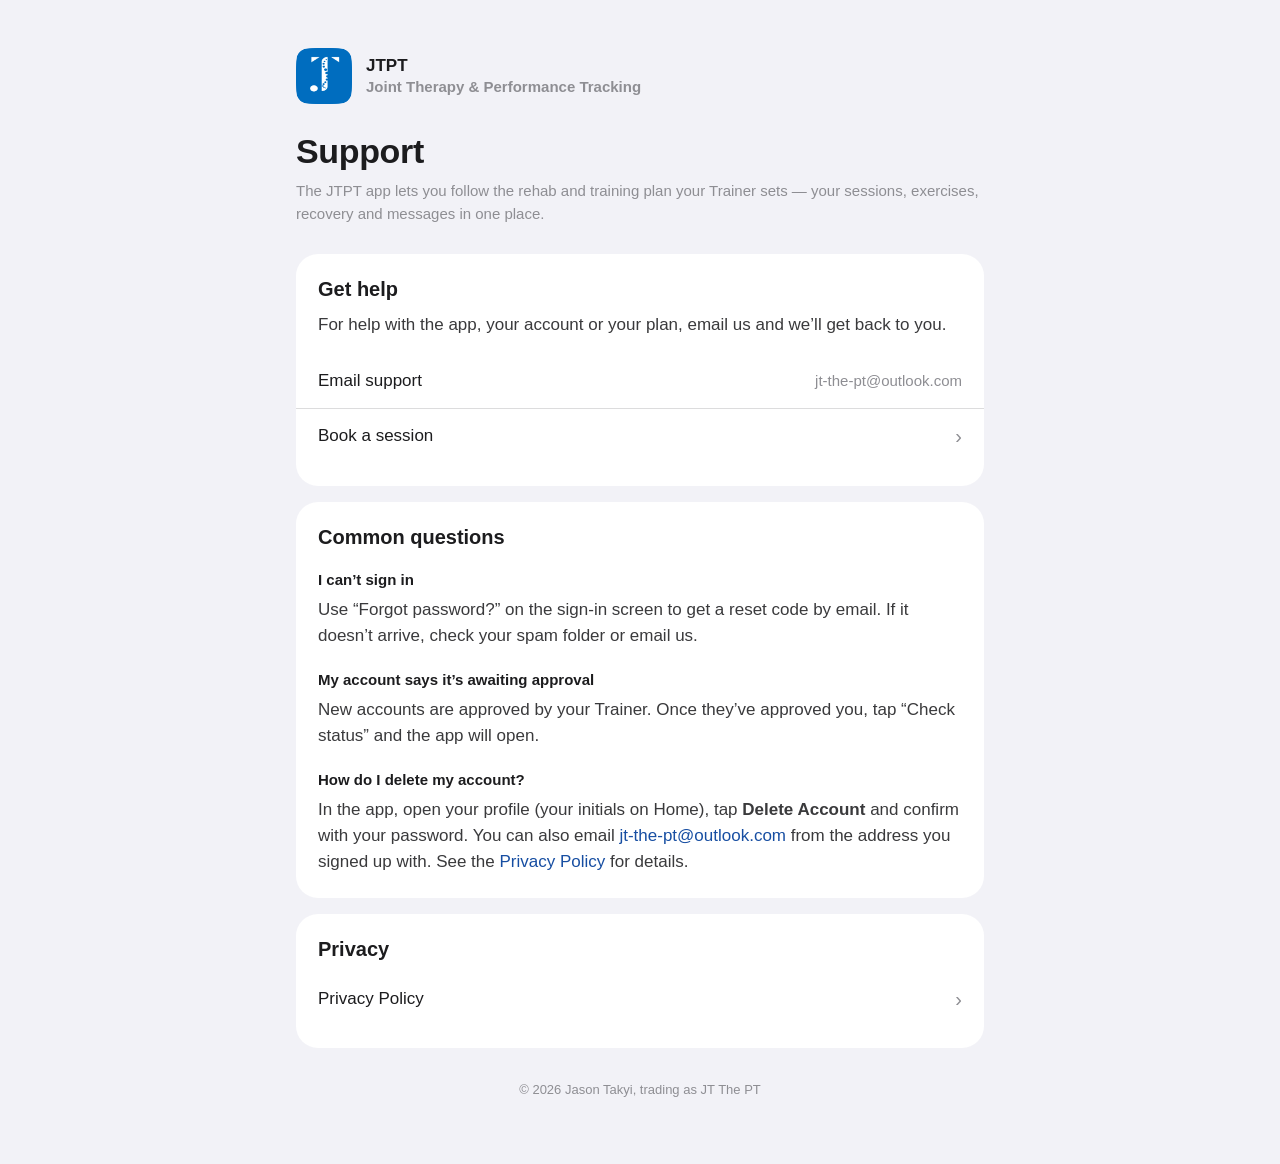
<file: index.html>
<!doctype html>
<html lang="en-GB">
<head>
  <meta charset="utf-8">
  <meta name="viewport" content="width=device-width, initial-scale=1">
  <title>JTPT Support</title>
  <meta name="description" content="Help, contact and privacy information for the JTPT (Joint Therapy & Performance Tracking) app.">
  <link rel="icon" href="assets/favicon.png">
  <link rel="apple-touch-icon" href="assets/apple-touch-icon.png">
  <link rel="stylesheet" href="assets/site.css">
</head>
<body>
<main class="wrap">

  <header class="brand">
    <img src="assets/icon-192.png" alt="">
    <div class="name"><strong>JTPT</strong>Joint Therapy &amp; Performance Tracking</div>
  </header>

  <h1>Support</h1>
  <p class="lede">The JTPT app lets you follow the rehab and training plan your Trainer sets — your sessions, exercises, recovery and messages in one place.</p>

  <section class="card">
    <h2>Get help</h2>
    <p>For help with the app, your account or your plan, email us and we’ll get back to you.</p>
    <ul class="rows">
      <li><a href="mailto:jt-the-pt@outlook.com?subject=JTPT%20app%20support"><span>Email support</span><span class="value">jt-the-pt@outlook.com</span></a></li>
      <li><a href="https://jt-the-pt.setmore.com/book"><span>Book a session</span><span class="chev" aria-hidden="true">›</span></a></li>
    </ul>
  </section>

  <section class="card">
    <h2>Common questions</h2>
    <h3>I can’t sign in</h3>
    <p>Use “Forgot password?” on the sign-in screen to get a reset code by email. If it doesn’t arrive, check your spam folder or email us.</p>
    <h3>My account says it’s awaiting approval</h3>
    <p>New accounts are approved by your Trainer. Once they’ve approved you, tap “Check status” and the app will open.</p>
    <h3>How do I delete my account?</h3>
    <p>In the app, open your profile (your initials on Home), tap <strong>Delete Account</strong> and confirm with your password. You can also email <a href="mailto:jt-the-pt@outlook.com?subject=Delete%20my%20JTPT%20account">jt-the-pt@outlook.com</a> from the address you signed up with. See the <a href="privacy/#delete">Privacy Policy</a> for details.</p>
  </section>

  <section class="card">
    <h2>Privacy</h2>
    <ul class="rows">
      <li><a href="privacy/"><span>Privacy Policy</span><span class="chev" aria-hidden="true">›</span></a></li>
    </ul>
  </section>

  <footer>© 2026 Jason Takyi, trading as JT The PT</footer>
</main>
</body>
</html>
</file>
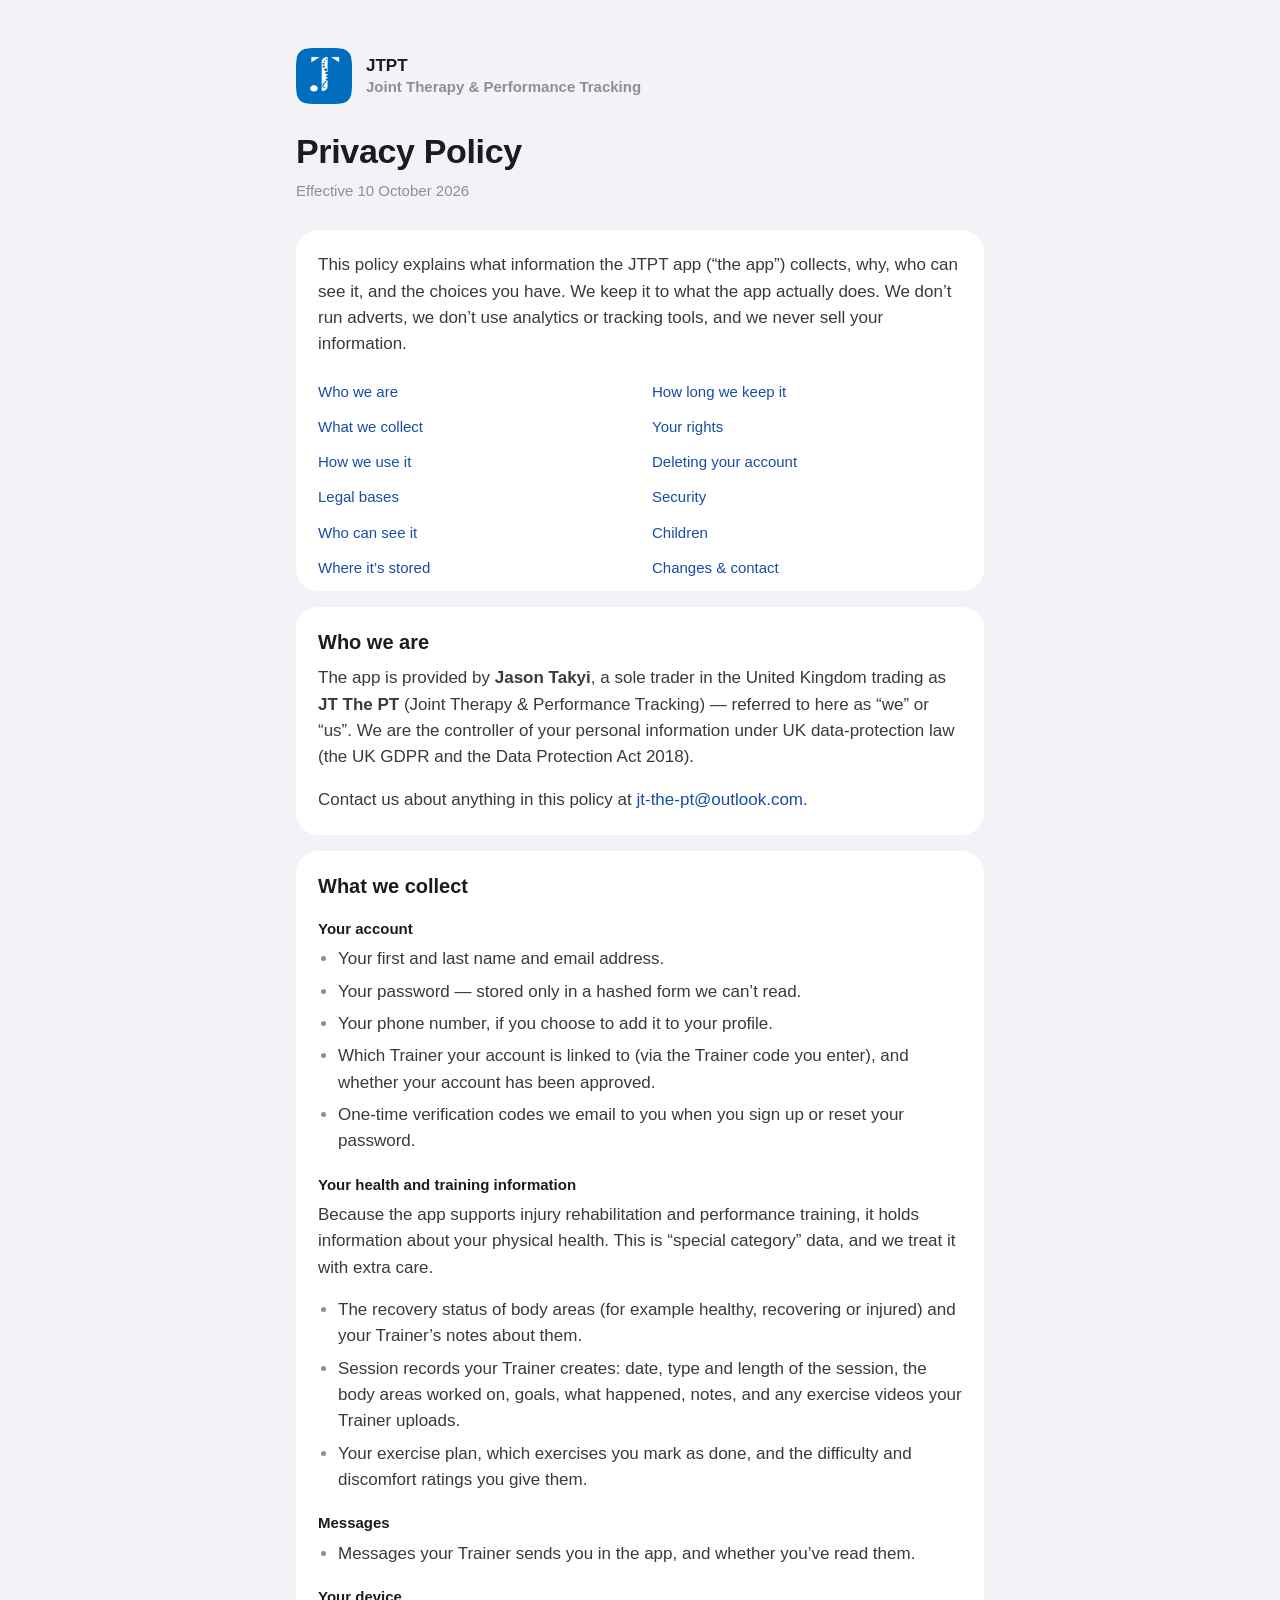
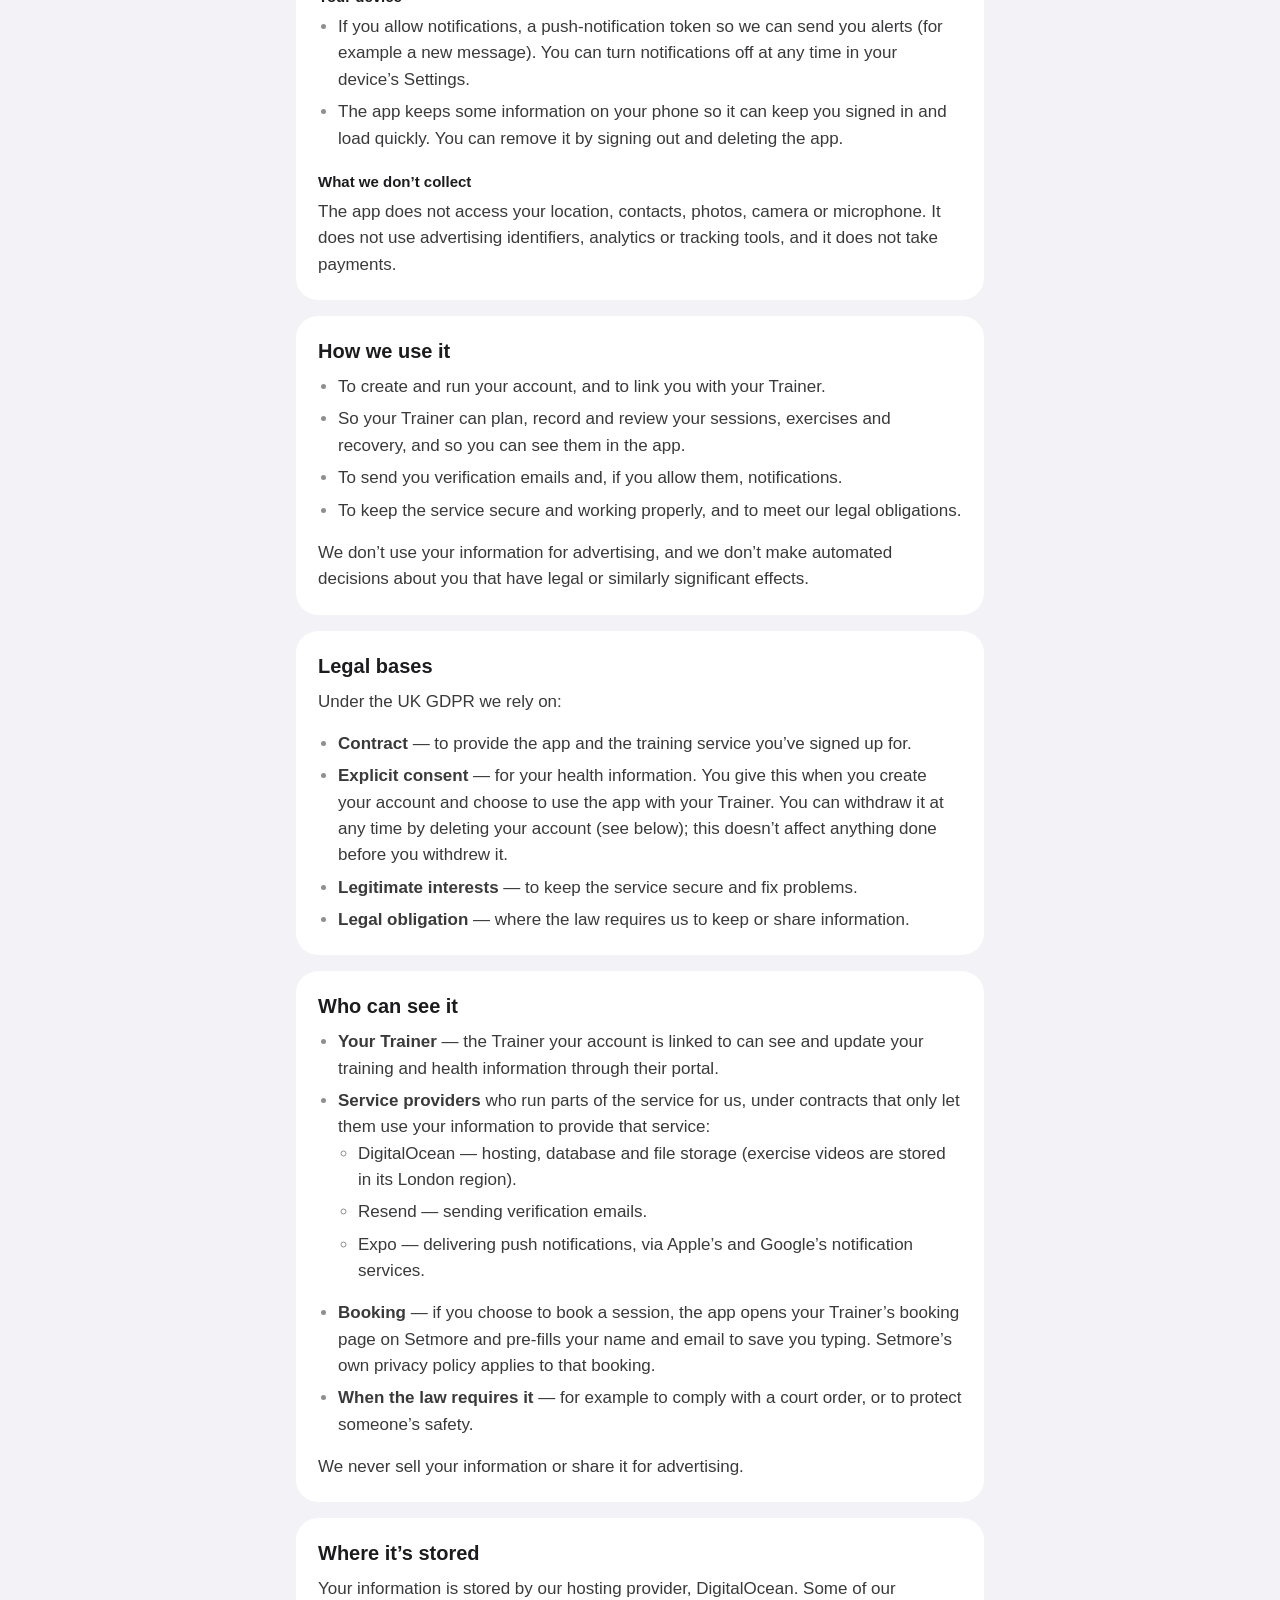
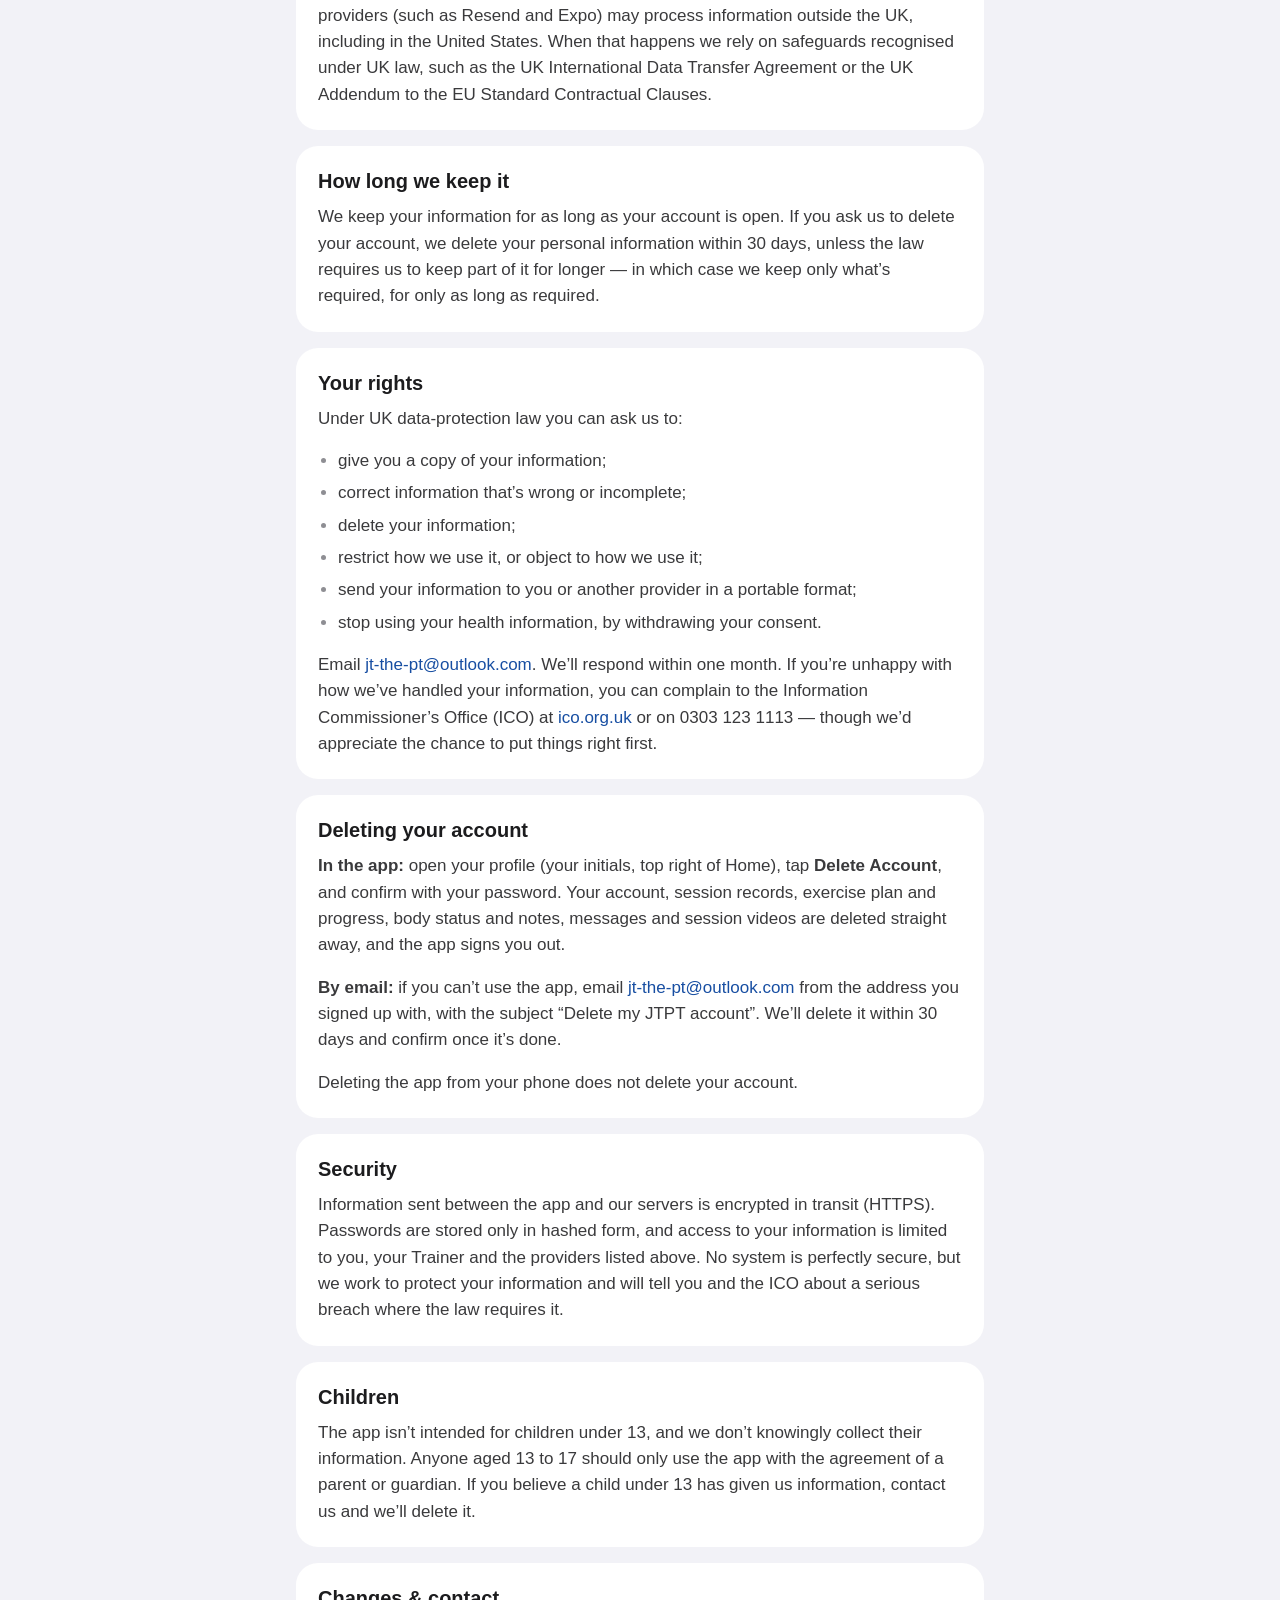
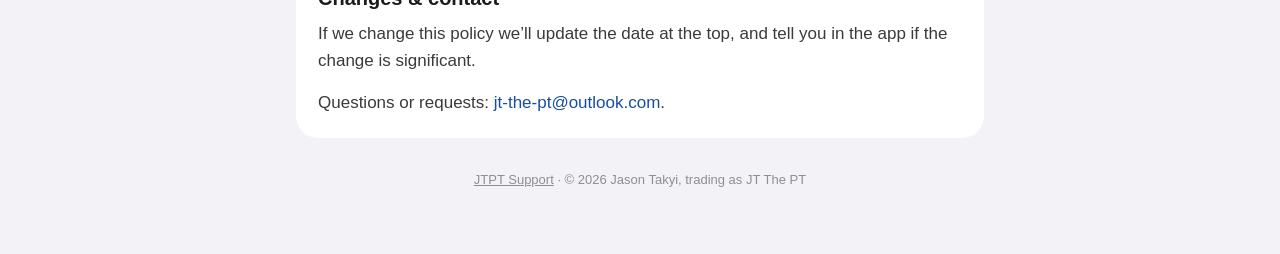
<file: privacy/index.html>
<!doctype html>
<html lang="en-GB">
<head>
  <meta charset="utf-8">
  <meta name="viewport" content="width=device-width, initial-scale=1">
  <title>Privacy Policy · JTPT</title>
  <meta name="description" content="How the JTPT (Joint Therapy & Performance Tracking) app collects, uses and protects your information.">
  <link rel="icon" href="../assets/favicon.png">
  <link rel="apple-touch-icon" href="../assets/apple-touch-icon.png">
  <link rel="stylesheet" href="../assets/site.css">
</head>
<body>
<main class="wrap">

  <header class="brand">
    <img src="../assets/icon-192.png" alt="">
    <div class="name"><strong>JTPT</strong>Joint Therapy &amp; Performance Tracking</div>
  </header>

  <h1>Privacy Policy</h1>
  <p class="lede">Effective 10 October 2026</p>

  <section class="card">
    <p>This policy explains what information the JTPT app (“the app”) collects, why, who can see it, and the choices you have. We keep it to what the app actually does. We don’t run adverts, we don’t use analytics or tracking tools, and we never sell your information.</p>
    <nav class="toc" aria-label="Contents">
      <a href="#who">Who we are</a>
      <a href="#collect">What we collect</a>
      <a href="#use">How we use it</a>
      <a href="#legal">Legal bases</a>
      <a href="#share">Who can see it</a>
      <a href="#transfers">Where it’s stored</a>
      <a href="#retention">How long we keep it</a>
      <a href="#rights">Your rights</a>
      <a href="#delete">Deleting your account</a>
      <a href="#security">Security</a>
      <a href="#children">Children</a>
      <a href="#changes">Changes &amp; contact</a>
    </nav>
  </section>

  <section class="card" id="who">
    <h2>Who we are</h2>
    <p>The app is provided by <strong>Jason Takyi</strong>, a sole trader in the United Kingdom trading as <strong>JT The PT</strong> (Joint Therapy &amp; Performance Tracking) — referred to here as “we” or “us”. We are the controller of your personal information under UK data-protection law (the UK GDPR and the Data Protection Act 2018).</p>
    <p>Contact us about anything in this policy at <a href="mailto:jt-the-pt@outlook.com">jt-the-pt@outlook.com</a>.</p>
  </section>

  <section class="card" id="collect">
    <h2>What we collect</h2>

    <h3>Your account</h3>
    <ul>
      <li>Your first and last name and email address.</li>
      <li>Your password — stored only in a hashed form we can’t read.</li>
      <li>Your phone number, if you choose to add it to your profile.</li>
      <li>Which Trainer your account is linked to (via the Trainer code you enter), and whether your account has been approved.</li>
      <li>One-time verification codes we email to you when you sign up or reset your password.</li>
    </ul>

    <h3>Your health and training information</h3>
    <p>Because the app supports injury rehabilitation and performance training, it holds information about your physical health. This is “special category” data, and we treat it with extra care.</p>
    <ul>
      <li>The recovery status of body areas (for example healthy, recovering or injured) and your Trainer’s notes about them.</li>
      <li>Session records your Trainer creates: date, type and length of the session, the body areas worked on, goals, what happened, notes, and any exercise videos your Trainer uploads.</li>
      <li>Your exercise plan, which exercises you mark as done, and the difficulty and discomfort ratings you give them.</li>
    </ul>

    <h3>Messages</h3>
    <ul>
      <li>Messages your Trainer sends you in the app, and whether you’ve read them.</li>
    </ul>

    <h3>Your device</h3>
    <ul>
      <li>If you allow notifications, a push-notification token so we can send you alerts (for example a new message). You can turn notifications off at any time in your device’s Settings.</li>
      <li>The app keeps some information on your phone so it can keep you signed in and load quickly. You can remove it by signing out and deleting the app.</li>
    </ul>

    <h3>What we don’t collect</h3>
    <p>The app does not access your location, contacts, photos, camera or microphone. It does not use advertising identifiers, analytics or tracking tools, and it does not take payments.</p>
  </section>

  <section class="card" id="use">
    <h2>How we use it</h2>
    <ul>
      <li>To create and run your account, and to link you with your Trainer.</li>
      <li>So your Trainer can plan, record and review your sessions, exercises and recovery, and so you can see them in the app.</li>
      <li>To send you verification emails and, if you allow them, notifications.</li>
      <li>To keep the service secure and working properly, and to meet our legal obligations.</li>
    </ul>
    <p>We don’t use your information for advertising, and we don’t make automated decisions about you that have legal or similarly significant effects.</p>
  </section>

  <section class="card" id="legal">
    <h2>Legal bases</h2>
    <p>Under the UK GDPR we rely on:</p>
    <ul>
      <li><strong>Contract</strong> — to provide the app and the training service you’ve signed up for.</li>
      <li><strong>Explicit consent</strong> — for your health information. You give this when you create your account and choose to use the app with your Trainer. You can withdraw it at any time by deleting your account (see below); this doesn’t affect anything done before you withdrew it.</li>
      <li><strong>Legitimate interests</strong> — to keep the service secure and fix problems.</li>
      <li><strong>Legal obligation</strong> — where the law requires us to keep or share information.</li>
    </ul>
  </section>

  <section class="card" id="share">
    <h2>Who can see it</h2>
    <ul>
      <li><strong>Your Trainer</strong> — the Trainer your account is linked to can see and update your training and health information through their portal.</li>
      <li><strong>Service providers</strong> who run parts of the service for us, under contracts that only let them use your information to provide that service:
        <ul>
          <li>DigitalOcean — hosting, database and file storage (exercise videos are stored in its London region).</li>
          <li>Resend — sending verification emails.</li>
          <li>Expo — delivering push notifications, via Apple’s and Google’s notification services.</li>
        </ul>
      </li>
      <li><strong>Booking</strong> — if you choose to book a session, the app opens your Trainer’s booking page on Setmore and pre-fills your name and email to save you typing. Setmore’s own privacy policy applies to that booking.</li>
      <li><strong>When the law requires it</strong> — for example to comply with a court order, or to protect someone’s safety.</li>
    </ul>
    <p>We never sell your information or share it for advertising.</p>
  </section>

  <section class="card" id="transfers">
    <h2>Where it’s stored</h2>
    <p>Your information is stored by our hosting provider, DigitalOcean. Some of our providers (such as Resend and Expo) may process information outside the UK, including in the United States. When that happens we rely on safeguards recognised under UK law, such as the UK International Data Transfer Agreement or the UK Addendum to the EU Standard Contractual Clauses.</p>
  </section>

  <section class="card" id="retention">
    <h2>How long we keep it</h2>
    <p>We keep your information for as long as your account is open. If you ask us to delete your account, we delete your personal information within 30 days, unless the law requires us to keep part of it for longer — in which case we keep only what’s required, for only as long as required.</p>
  </section>

  <section class="card" id="rights">
    <h2>Your rights</h2>
    <p>Under UK data-protection law you can ask us to:</p>
    <ul>
      <li>give you a copy of your information;</li>
      <li>correct information that’s wrong or incomplete;</li>
      <li>delete your information;</li>
      <li>restrict how we use it, or object to how we use it;</li>
      <li>send your information to you or another provider in a portable format;</li>
      <li>stop using your health information, by withdrawing your consent.</li>
    </ul>
    <p>Email <a href="mailto:jt-the-pt@outlook.com">jt-the-pt@outlook.com</a>. We’ll respond within one month. If you’re unhappy with how we’ve handled your information, you can complain to the Information Commissioner’s Office (ICO) at <a href="https://ico.org.uk/make-a-complaint/">ico.org.uk</a> or on 0303 123 1113 — though we’d appreciate the chance to put things right first.</p>
  </section>

  <section class="card" id="delete">
    <h2>Deleting your account</h2>
    <p><strong>In the app:</strong> open your profile (your initials, top right of Home), tap <strong>Delete Account</strong>, and confirm with your password. Your account, session records, exercise plan and progress, body status and notes, messages and session videos are deleted straight away, and the app signs you out.</p>
    <p><strong>By email:</strong> if you can’t use the app, email <a href="mailto:jt-the-pt@outlook.com?subject=Delete%20my%20JTPT%20account">jt-the-pt@outlook.com</a> from the address you signed up with, with the subject “Delete my JTPT account”. We’ll delete it within 30 days and confirm once it’s done.</p>
    <p>Deleting the app from your phone does not delete your account.</p>
  </section>

  <section class="card" id="security">
    <h2>Security</h2>
    <p>Information sent between the app and our servers is encrypted in transit (HTTPS). Passwords are stored only in hashed form, and access to your information is limited to you, your Trainer and the providers listed above. No system is perfectly secure, but we work to protect your information and will tell you and the ICO about a serious breach where the law requires it.</p>
  </section>

  <section class="card" id="children">
    <h2>Children</h2>
    <p>The app isn’t intended for children under 13, and we don’t knowingly collect their information. Anyone aged 13 to 17 should only use the app with the agreement of a parent or guardian. If you believe a child under 13 has given us information, contact us and we’ll delete it.</p>
  </section>

  <section class="card" id="changes">
    <h2>Changes &amp; contact</h2>
    <p>If we change this policy we’ll update the date at the top, and tell you in the app if the change is significant.</p>
    <p>Questions or requests: <a href="mailto:jt-the-pt@outlook.com">jt-the-pt@outlook.com</a>.</p>
  </section>

  <footer>
    <a href="../">JTPT Support</a> · © 2026 Jason Takyi, trading as JT The PT
  </footer>
</main>
</body>
</html>
</file>
<file: assets/site.css>
/* JTPT legal & support pages — same Apple-style system as the app. */
:root {
  --bg: #f2f2f7;
  --surface: #ffffff;
  --ink: #1c1c1e;
  --body: #3a3a3c;
  --muted: #8e8e93;
  --separator: rgba(60, 60, 67, 0.18);
  --accent: #174ea2;
  --accent-tint: rgba(23, 78, 162, 0.1);
  color-scheme: light dark;
}
@media (prefers-color-scheme: dark) {
  :root {
    --bg: #000000;
    --surface: #1c1c1e;
    --ink: #ffffff;
    --body: #d1d1d6;
    --muted: #98989f;
    --separator: rgba(84, 84, 88, 0.65);
    --accent: #5b93f5;
    --accent-tint: rgba(91, 147, 245, 0.18);
  }
}

* { box-sizing: border-box; }
html { -webkit-text-size-adjust: 100%; }
body {
  margin: 0;
  background: var(--bg);
  color: var(--body);
  font: 17px/1.55 -apple-system, BlinkMacSystemFont, "SF Pro Text", "Segoe UI", Roboto, Helvetica, Arial, sans-serif;
  -webkit-font-smoothing: antialiased;
}
.wrap { max-width: 720px; margin: 0 auto; padding: 48px 16px 64px; }

header.brand { display: flex; align-items: center; gap: 14px; margin-bottom: 28px; }
header.brand img { width: 56px; height: 56px; border-radius: 13px; }
header.brand .name { font-size: 15px; font-weight: 600; color: var(--muted); line-height: 1.3; }
header.brand .name strong { display: block; color: var(--ink); font-size: 17px; }

h1 { font-size: 34px; line-height: 1.15; font-weight: 700; color: var(--ink); margin: 0 0 8px; letter-spacing: -0.01em; }
.lede { color: var(--muted); font-size: 15px; margin: 0 0 28px; }

.card {
  background: var(--surface);
  border-radius: 22px;
  padding: 22px 22px 6px;
  margin: 0 0 16px;
}
.card h2 { font-size: 20px; font-weight: 700; color: var(--ink); margin: 0 0 10px; line-height: 1.3; }
.card h3 { font-size: 15px; font-weight: 600; color: var(--ink); margin: 18px 0 6px; }
.card p, .card ul { margin: 0 0 16px; }
.card ul { padding-left: 20px; }
.card li { margin: 0 0 6px; }
.card li::marker { color: var(--muted); }

a { color: var(--accent); text-decoration: none; }
a:hover { text-decoration: underline; }

nav.toc { columns: 2; column-gap: 24px; }
nav.toc a { display: block; padding: 6px 0; font-size: 15px; break-inside: avoid; }

.rows { list-style: none; padding: 0 !important; margin: 0 -22px 16px !important; }
.rows li { margin: 0; border-top: 0.5px solid var(--separator); }
.rows li:first-child { border-top: 0; }
.rows a, .rows .row { display: flex; align-items: center; justify-content: space-between; gap: 12px; padding: 14px 22px; color: var(--ink); text-decoration: none; }
.rows a:hover { background: var(--accent-tint); }
.rows .value { color: var(--muted); font-size: 15px; text-align: right; overflow-wrap: anywhere; }
.rows .chev { color: var(--muted); font-size: 20px; line-height: 1; }

.note { background: var(--accent-tint); color: var(--ink); border-radius: 14px; padding: 12px 16px; font-size: 15px; margin: 0 0 16px; }

footer { color: var(--muted); font-size: 13px; text-align: center; margin-top: 32px; }
footer a { color: var(--muted); text-decoration: underline; }

@media (max-width: 520px) {
  .wrap { padding-top: 32px; }
  h1 { font-size: 30px; }
  nav.toc { columns: 1; }
}
</file>
